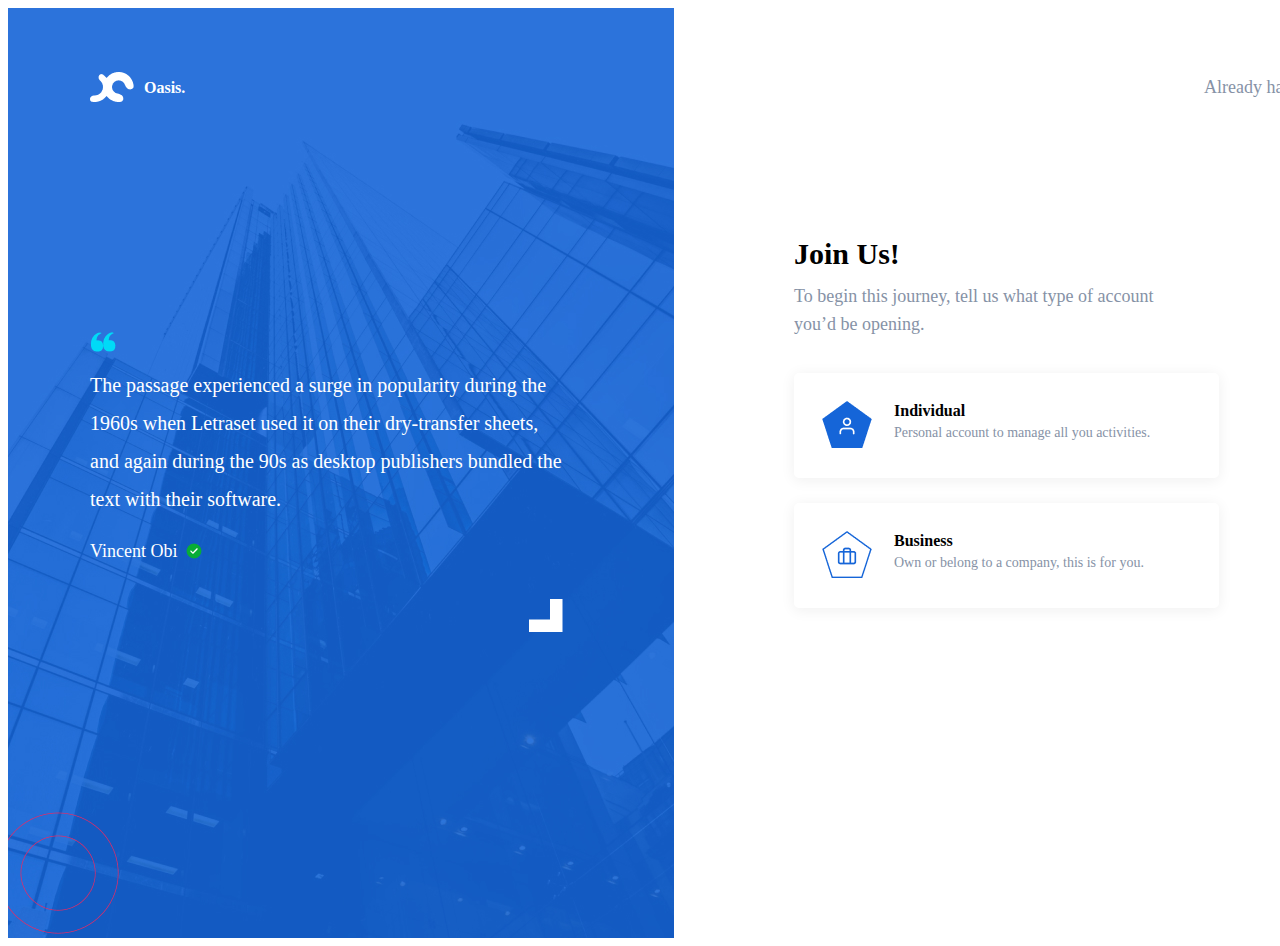
<file: index.html>
<!DOCTYPE html>
<html lang="en">
<head>
    <meta charset="UTF-8">
    <meta http-equiv="X-UA-Compatible" content="IE=edge">
    <meta name="viewport" content="width=device-width, initial-scale=1.0">
    <title>Document</title>
    <link rel="stylesheet" href="css/style.min.css">
</head>
<body>
    <div class="container">
        <div class="frame1">
            <div class="frame1__icon">
                <img src="img/Union.png" alt="icon" class="frame1__icon-img">
                <div class="frame1__icon-text">Oasis.</div>
            </div>
            <div class="frame1__quote">
                <img src="img/mark1.png" alt="mark1" class="frame__quote-mark1">
                <div class="frame1__quote-text">The passage experienced a surge in popularity during the 1960s when Letraset used it on their dry-transfer sheets, and again during the 90s as desktop publishers bundled the text with their software.</div>
                <div class="frame1__quote-author">
                    <div>Vincent Obi</div>
                    <div class="frame1__quote-check"><img src="img/check_full.png" alt="check"></div>
                </div>
                <div class="frame1__quote-mark2">
                    <img src="img/mark2.png" alt="mark2">
                </div>
            </div>
            <div class="frame1__circle">
                <img src="img/Vector.png" alt="circle">
            </div>
        </div>
        <div class="frame2">
            <div class="frame2__signin">
                Already have an account?
                <div class="frame2__signin-link">
                    <a href="#">Sign In</a>
                </div>
            </div>
            <div class="frame2__title">Join Us!</div>
            <div class="frame2__subtitle">To begin this journey, tell us what type of account you’d be opening.</div>
            <div class="frame2__choice">
                <a class="frame2__choice-items">
                    <div class="frame2__choice-icon">
                        <img src="img/Polygon1.png" alt="individual">
                        <img src="img/user.png" alt="user" class="inside">
                    </div>
                    <div class="frame2__choice-text">
                        <div class="frame2__choice-title">
                            Individual
                        </div>
                        <div class="frame2__choice-subtitle">
                            Personal account to manage all you activities.
                        </div>
                    </div>
                </a>
                <a class="frame2__choice-items">
                    <div class="frame2__choice-icon">
                        <img src="img/Polygon2.png" alt="business">
                        <img src="img/briefcase.png" alt="union" class="inside">
                    </div>
                    <div class="frame2__choice-text">
                        <div class="frame2__choice-title">
                            Business
                        </div>
                        <div class="frame2__choice-subtitle">
                            Own or belong to a company, this is for you.
                        </div>                       
                    </div>
                </a>
            </div>
        </div>
    </div>
</body>
</html>
</file>
<file: css/style.min.css>
@import"https://fonts.googleapis.com/css2?family=Inter:wght@400;500;700&display=swap";.container{display:grid;grid-template-columns:666px 774px}.frame1{background:url("../img/Frame.jpg") center center/cover no-repeat;width:100%}.frame1__icon{padding-left:82px;display:-webkit-box;display:-ms-flexbox;display:flex;margin-top:64px}.frame1__icon-text{padding:6px 0 0 10px;font-weight:600;font-size:16px;line-height:19px;color:#fff}.frame1__quote{margin:230px 0 0 82px;width:473px;height:190px}.frame1__quote-text{margin-top:10px;font-weight:400;font-size:20px;line-height:38px;color:#fff}.frame1__quote-author{display:-webkit-box;display:-ms-flexbox;display:flex;margin:22px 0px 35px 0;font-weight:500;font-size:18px;line-height:22px;color:#fff}.frame1__quote-check{padding:2px 0 0 9px}.frame1__quote-mark2{display:-webkit-box;display:-ms-flexbox;display:flex;-webkit-box-pack:end;-ms-flex-pack:end;justify-content:flex-end}.frame1__circle{margin-top:290px}.frame2{margin:65px 0 0 120px}.frame2__signin{padding-left:81px;display:-webkit-box;display:-ms-flexbox;display:flex;-webkit-box-pack:end;-ms-flex-pack:end;justify-content:flex-end;font-weight:400;font-size:18px;line-height:28px;color:#8692a6}.frame2__signin-link{margin-left:5px}.frame2__signin-link a{text-decoration:none}.frame2__title{margin-top:135px;font-weight:700;font-size:30px;line-height:36px}.frame2__subtitle{width:400px;margin-top:10px;font-weight:400;font-size:18px;line-height:28px;color:#8692a6}.frame2__choice{margin-top:35px}.frame2__choice-items{width:425px;height:105px;margin-bottom:25px;-webkit-box-shadow:0px 2px 14px 1px rgba(0,0,0,.06);box-shadow:0px 2px 14px 1px rgba(0,0,0,.06);border-radius:5px;display:grid;grid-template-columns:100px 265px 50px;row-gap:5px}.frame2__choice-items:hover{cursor:pointer;background:#94c0ea;border:2px solid #1565d8}.frame2__choice-icon{margin:28px 0 0 28px;position:relative}.frame2__choice-icon .inside{position:absolute;top:15px;left:15px}.frame2__choice-title{margin-top:28px;font-weight:700;font-size:16px;line-height:19px}.frame2__choice-subtitle{margin-top:4px;font-weight:400;font-size:14px;line-height:17px;color:#8692a6}
</file>
